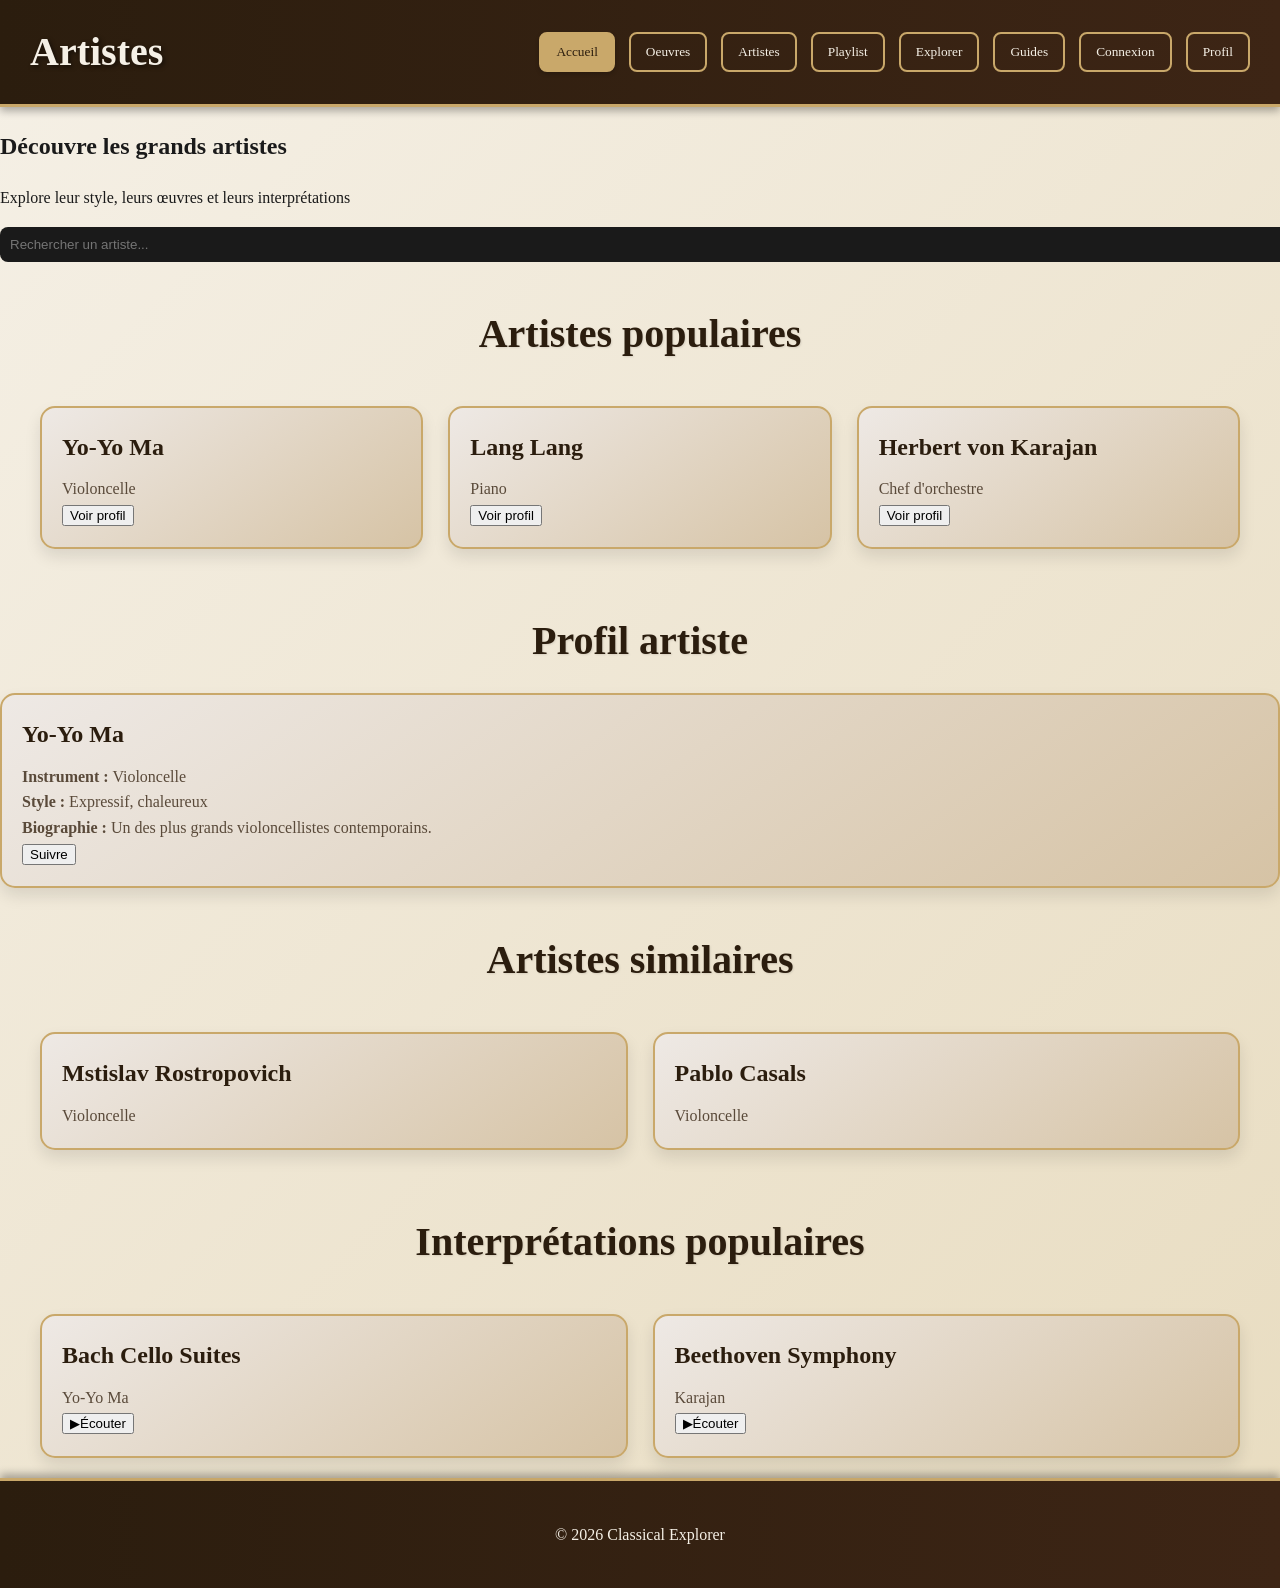
<file: Music_2.0/artistes.html>
<!DOCTYPE html>
<html lang="fr">
<head>
  <meta charset="UTF-8">
  <title>Artistes</title>
  <link rel="stylesheet" href="style.css">
</head>
<body>

<header>
  <h1>Artistes</h1>
  <nav>
    <a href="index.html"><button class="active">Accueil</button></a>
    <a href="oeuvres.html"><button>Oeuvres</button></a>
    <a href="artistes.html"><button>Artistes</button></a>
    <a href="playlists.html"><button>Playlist</button></a>
    <a href="explorer_oeuvres.html"><button>Explorer</button></a>
    <a href="guides.html"><button>Guides</button></a>
    <a href="login.html"><button>Connexion</button></a>
    <a href="profil.html"><button>Profil</button></a>
  </nav>
</header>

<!-- ================= HERO ================= -->
<section class="hero">
  <h2>Découvre les grands artistes</h2>
  <p>Explore leur style, leurs œuvres et leurs interprétations</p>
</section>

<!-- ================= RECHERCHE ================= -->
<section class="section">
  <input type="text" placeholder="Rechercher un artiste..." class="search">
</section>

<!-- ================= LISTE ARTISTES ================= -->
<section class="section">
  <h2> Artistes populaires</h2>
  <div class="cards">

    <div class="card">
      <h3>Yo-Yo Ma</h3>
      <p>Violoncelle</p>
      <button>Voir profil</button>
    </div>

    <div class="card">
      <h3>Lang Lang</h3>
      <p>Piano</p>
      <button>Voir profil</button>
    </div>

    <div class="card">
      <h3>Herbert von Karajan</h3>
      <p>Chef d'orchestre</p>
      <button>Voir profil</button>
    </div>

  </div>
</section>

<!-- ================= PROFIL ARTISTE ================= -->
<section class="section">
  <h2>Profil artiste</h2>

  <div class="card">
    <h3>Yo-Yo Ma</h3>
    <p><strong>Instrument :</strong> Violoncelle</p>
    <p><strong>Style :</strong> Expressif, chaleureux</p>
    <p><strong>Biographie :</strong> Un des plus grands violoncellistes contemporains.</p>

    <button>Suivre</button>
  </div>
</section>

<!-- ================= ARTISTES SIMILAIRES ================= -->
<section class="section">
  <h2>Artistes similaires</h2>

  <div class="cards">
    <div class="card">
      <h3>Mstislav Rostropovich</h3>
      <p>Violoncelle</p>
    </div>

    <div class="card">
      <h3>Pablo Casals</h3>
      <p>Violoncelle</p>
    </div>
  </div>
</section>

<!-- ================= INTERPRETATIONS ================= -->
<section class="section">
  <h2>Interprétations populaires</h2>

  <div class="cards">
    <div class="card">
      <h3>Bach Cello Suites</h3>
      <p>Yo-Yo Ma</p>
      <button>▶Écouter</button>
    </div>

    <div class="card">
      <h3>Beethoven Symphony</h3>
      <p>Karajan</p>
      <button>▶Écouter</button>
    </div>
  </div>
</section>

<footer>
  <p>© 2026 Classical Explorer</p>
</footer>

</body>
</html>
</file>
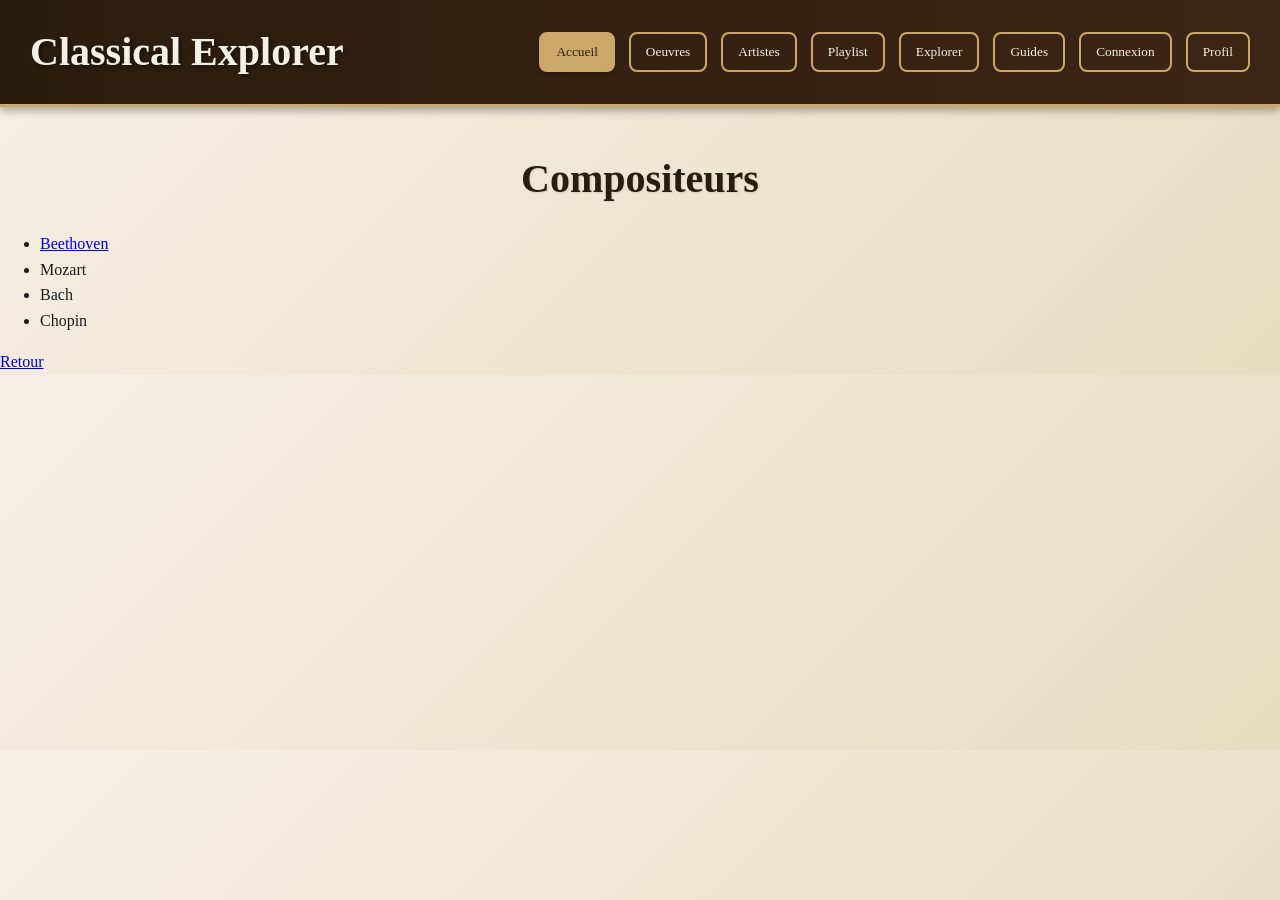
<file: Music_2.0/compositeurs.html>
<!DOCTYPE html>
<html lang="fr">
<head>
  <meta charset="UTF-8">
  <title>Compositeurs</title>
  <link rel="stylesheet" href="style.css">
</head>
<body>

<header>
  <h1>Classical Explorer</h1>
  <nav>
    <a href="index.html"><button class="active">Accueil</button></a>
    <a href="oeuvres.html"><button>Oeuvres</button></a>
    <a href="artistes.html"><button>Artistes</button></a>
    <a href="playlists.html"><button>Playlist</button></a>
    <a href="explorer_oeuvres.html"><button>Explorer</button></a>
    <a href="guides.html"><button>Guides</button></a>
    <a href="login.html"><button>Connexion</button></a>
    <a href="profil.html"><button>Profil</button></a>
  </nav>
</header>

<section class="section">
  <h2>Compositeurs</h2>

  <ul>
    <li><a href="beethoven.html">Beethoven</a></li>
    <li>Mozart</li>
    <li>Bach</li>
    <li>Chopin</li>
  </ul>

  <a href="index.html">Retour</a>

</body>
</html>
</file>
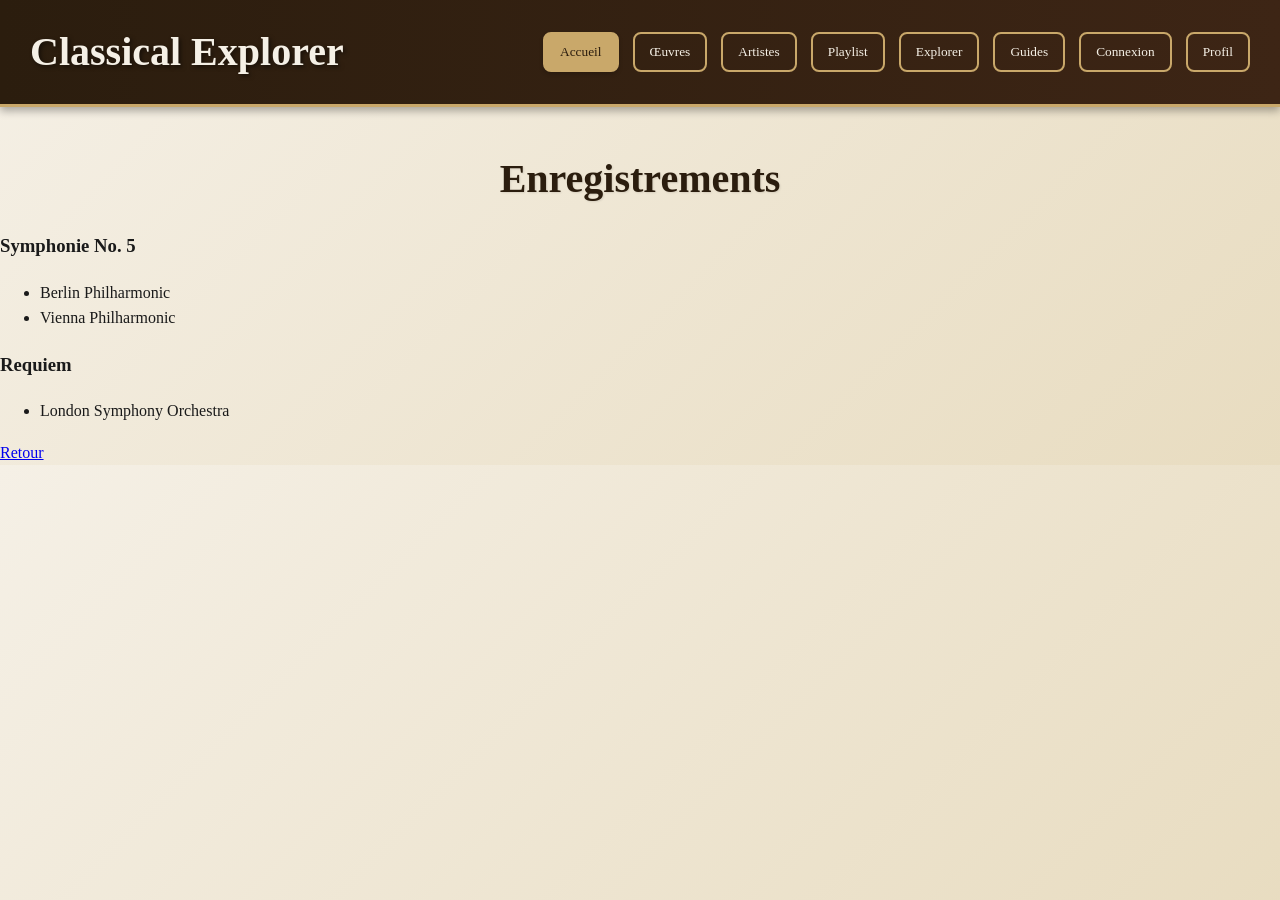
<file: Music_2.0/enregistrements.html>
<!DOCTYPE html>
<html lang="fr">
<head>
  <meta charset="UTF-8">
  <title>Enregistrements</title>
  <link rel="stylesheet" href="style.css">
</head>
<body>

<header>
  <h1>Classical Explorer</h1>
  <nav>
    <a href="index.html"><button class="active">Accueil</button></a>
    <a href="oeuvres.html"><button>Œuvres</button></a>
    <a href="artistes.html"><button>Artistes</button></a>
    <a href="playlists.html"><button>Playlist</button></a>
    <a href="explorer_oeuvres.html"><button>Explorer</button></a>
    <a href="guides.html"><button>Guides</button></a>
    <a href="login.html"><button>Connexion</button></a>
    <a href="profil.html"><button>Profil</button></a>
  </nav>
</header>

<section class="section">
  <h2>Enregistrements</h2>

  <h3>Symphonie No. 5</h3>
  <ul>
    <li>Berlin Philharmonic</li>
    <li>Vienna Philharmonic</li>
  </ul>

  <h3>Requiem</h3>
  <ul>
    <li>London Symphony Orchestra</li>
  </ul>

  <a href="index.html">Retour</a>
</section>

</body>
</html>
</file>
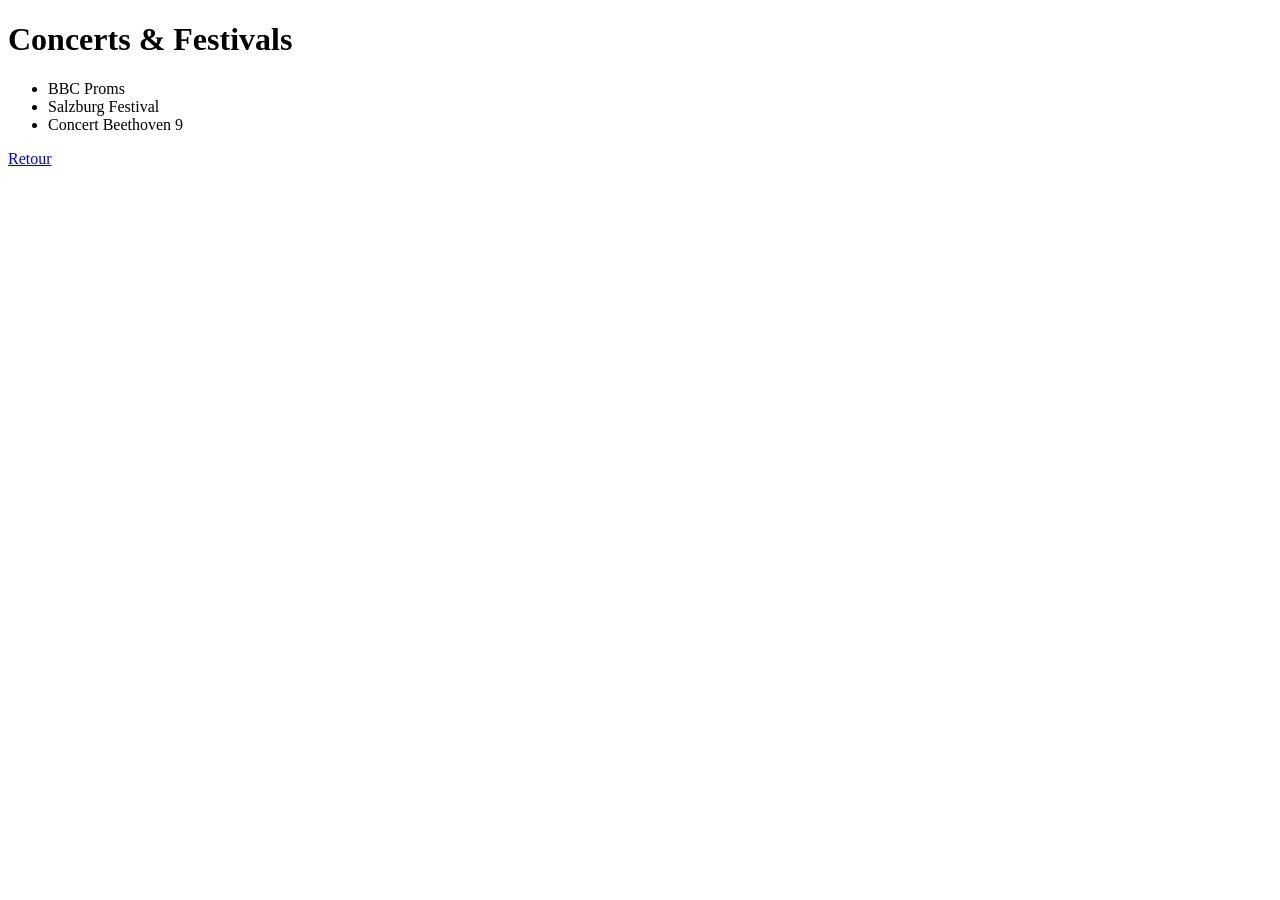
<file: Music_2.0/evenements.html>
<!DOCTYPE html>
<html>
<head>
  <title>Événements</title>
</head>
<body>

  <h1>Concerts & Festivals</h1>

  <ul>
    <li>BBC Proms</li>
    <li>Salzburg Festival</li>
    <li>Concert Beethoven 9</li>
  </ul>

  <a href="index.html">Retour</a>

</body>
</html>
</file>
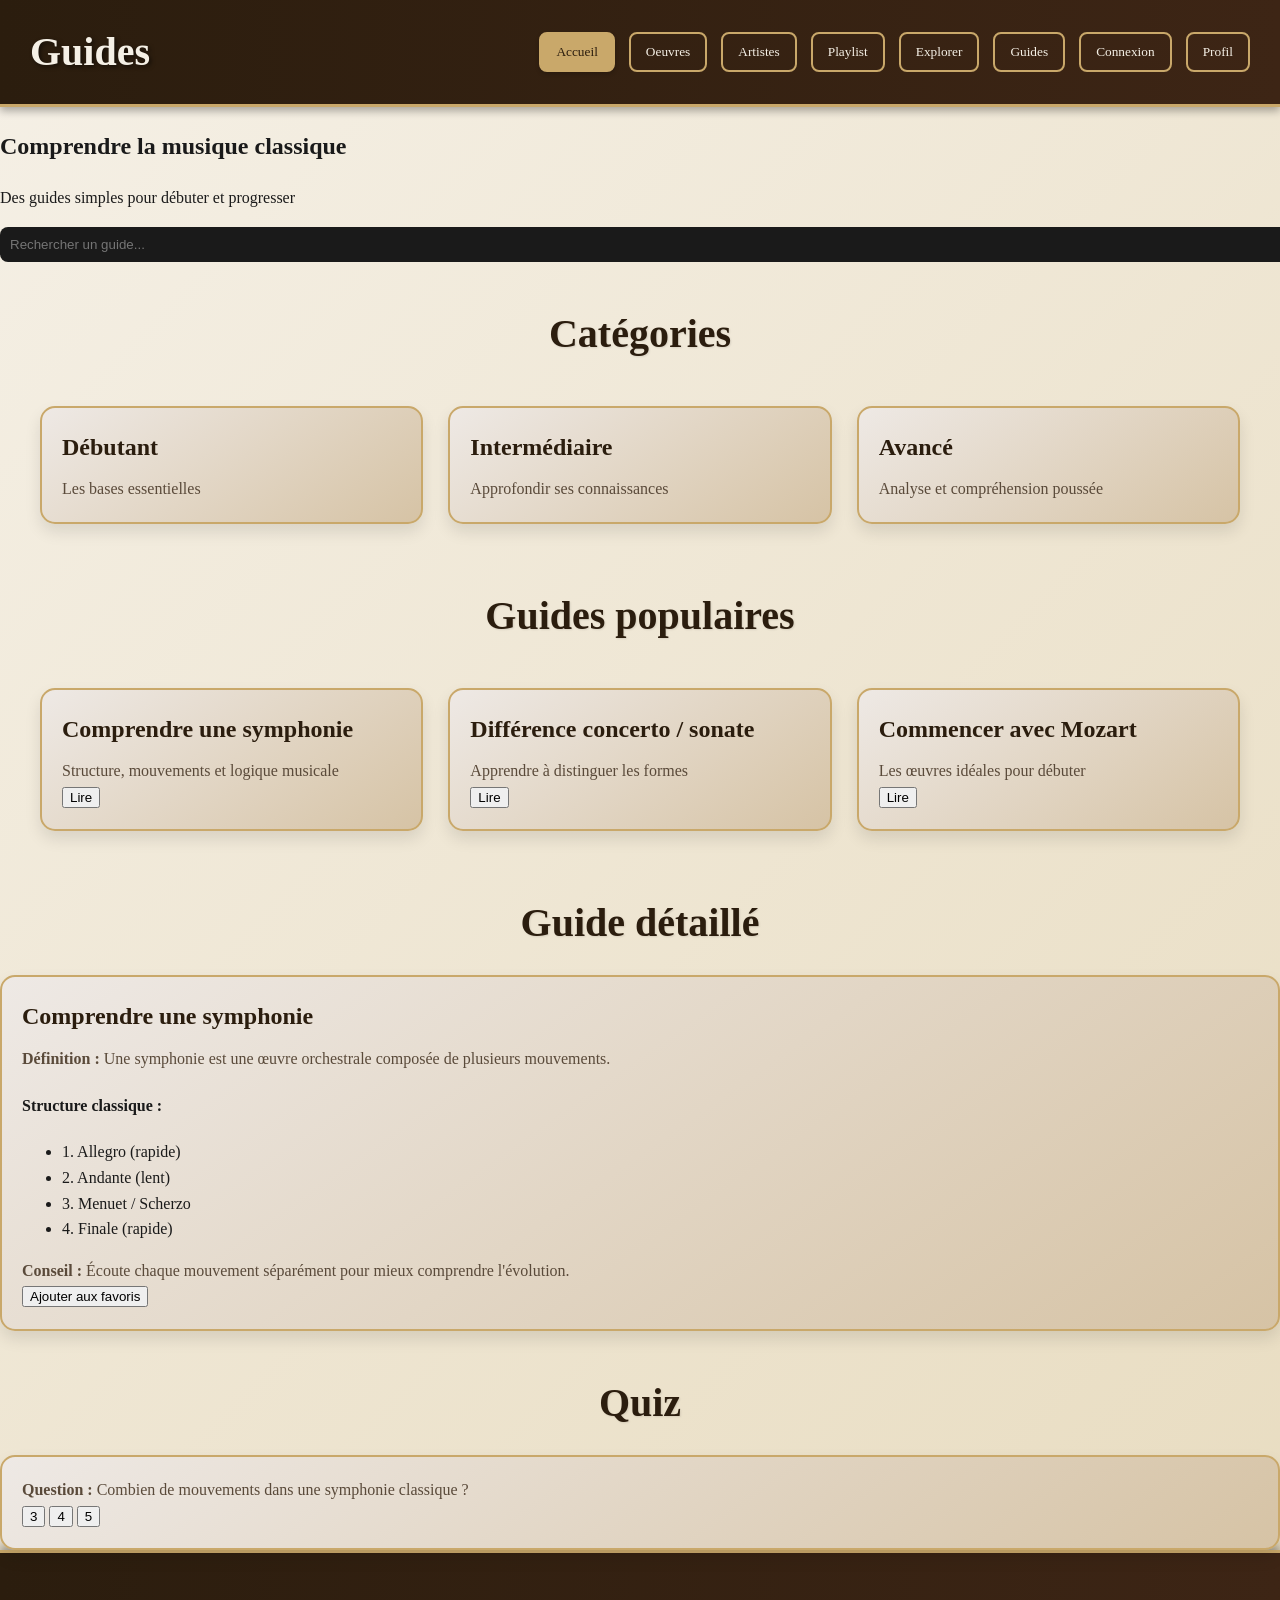
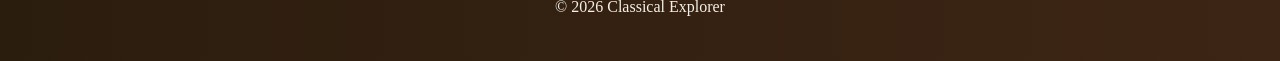
<file: Music_2.0/guides.html>
<!-- ================= FILE: guides.html ================= -->
<!DOCTYPE html>
<html lang="fr">
<head>
  <meta charset="UTF-8">
  <title>Guides</title>
  <link rel="stylesheet" href="style.css">
</head>
<body>

<header>
  <h1>Guides</h1>
  <nav>
    <a href="index.html"><button class="active">Accueil</button></a>
    <a href="oeuvres.html"><button>Oeuvres</button></a>
    <a href="artistes.html"><button>Artistes</button></a>
    <a href="playlists.html"><button>Playlist</button></a>
    <a href="explorer_oeuvres.html"><button>Explorer</button></a>
    <a href="guides.html"><button>Guides</button></a>
    <a href="login.html"><button>Connexion</button></a>
    <a href="profil.html"><button>Profil</button></a>
  </nav>
</header>

<!-- ================= HERO ================= -->
<section class="hero">
  <h2>Comprendre la musique classique</h2>
  <p>Des guides simples pour débuter et progresser</p>
</section>

<!-- ================= RECHERCHE ================= -->
<section class="section">
  <input type="text" placeholder="Rechercher un guide..." class="search">
</section>

<!-- ================= CATEGORIES ================= -->
<section class="section">
  <h2> Catégories</h2>
  <div class="cards">
    <div class="card">
      <h3>Débutant</h3>
      <p>Les bases essentielles</p>
    </div>
    <div class="card">
      <h3>Intermédiaire</h3>
      <p>Approfondir ses connaissances</p>
    </div>
    <div class="card">
      <h3>Avancé</h3>
      <p>Analyse et compréhension poussée</p>
    </div>
  </div>
</section>

<!-- ================= LISTE GUIDES ================= -->
<section class="section">
  <h2>Guides populaires</h2>

  <div class="cards">

    <div class="card">
      <h3>Comprendre une symphonie</h3>
      <p>Structure, mouvements et logique musicale</p>
      <button>Lire</button>
    </div>

    <div class="card">
      <h3>Différence concerto / sonate</h3>
      <p>Apprendre à distinguer les formes</p>
      <button>Lire</button>
    </div>

    <div class="card">
      <h3>Commencer avec Mozart</h3>
      <p>Les œuvres idéales pour débuter</p>
      <button>Lire</button>
    </div>

  </div>
</section>

<!-- ================= DETAIL GUIDE ================= -->
<section class="section">
  <h2>Guide détaillé</h2>

  <div class="card">
    <h3>Comprendre une symphonie</h3>

    <p><strong>Définition :</strong> Une symphonie est une œuvre orchestrale composée de plusieurs mouvements.</p>

    <h4>Structure classique :</h4>
    <ul>
      <li>1. Allegro (rapide)</li>
      <li>2. Andante (lent)</li>
      <li>3. Menuet / Scherzo</li>
      <li>4. Finale (rapide)</li>
    </ul>

    <p><strong>Conseil :</strong> Écoute chaque mouvement séparément pour mieux comprendre l'évolution.</p>

    <button>Ajouter aux favoris</button>
  </div>
</section>

<!-- ================= QUIZ ================= -->
<section class="section">
  <h2>Quiz</h2>

  <div class="card">
    <p><strong>Question :</strong> Combien de mouvements dans une symphonie classique ?</p>
    <button>3</button>
    <button>4</button>
    <button>5</button>
  </div>

</section>

<footer>
  <p>© 2026 Classical Explorer</p>
</footer>

</body>
</html>
</file>
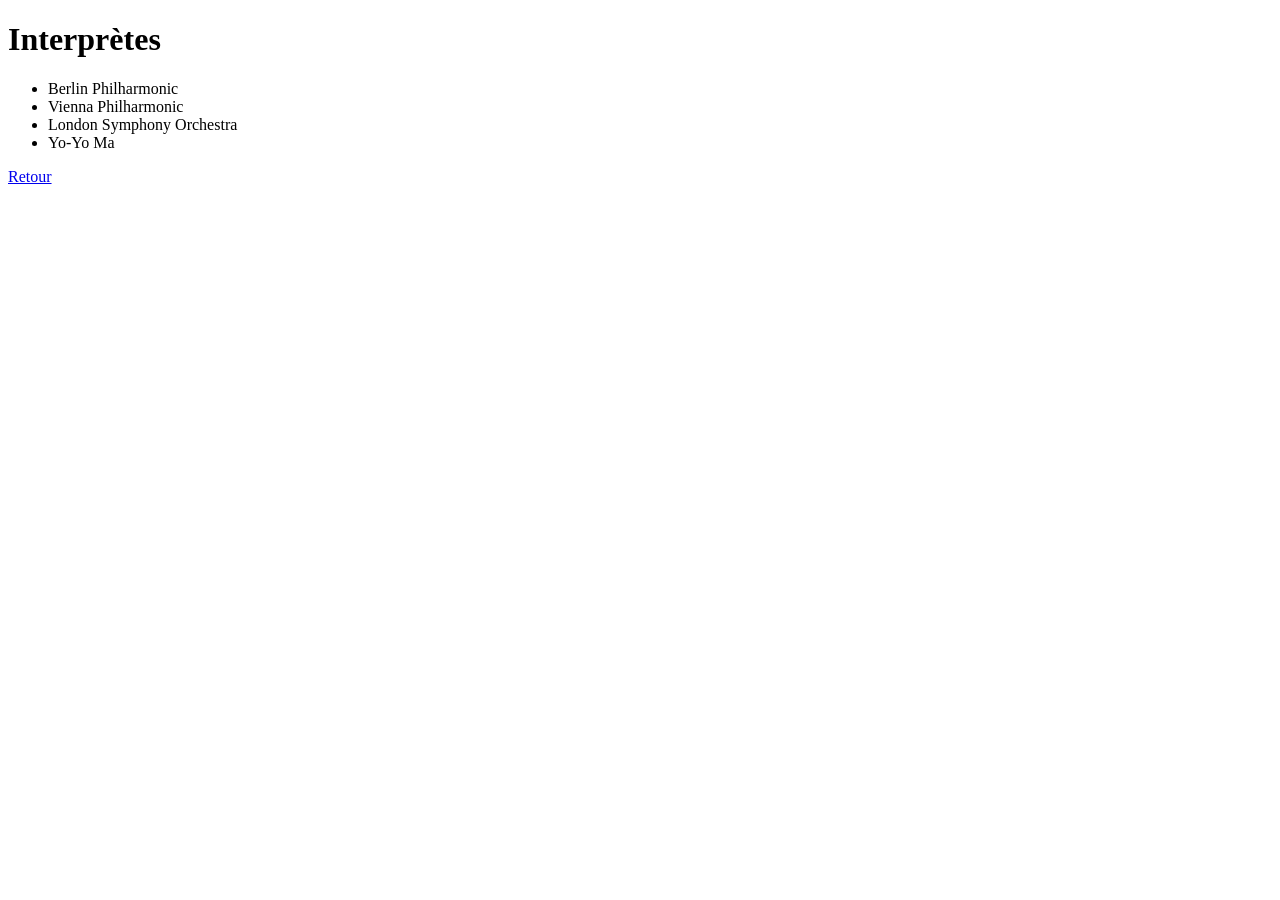
<file: Music_2.0/interpretes.html>
<!DOCTYPE html>
<html>
<head>
  <title>Interprètes</title>
</head>
<body>

  <h1>Interprètes</h1>

  <ul>
    <li>Berlin Philharmonic</li>
    <li>Vienna Philharmonic</li>
    <li>London Symphony Orchestra</li>
    <li>Yo-Yo Ma</li>
  </ul>

  <a href="index.html">Retour</a>

</body>
</html>
</file>
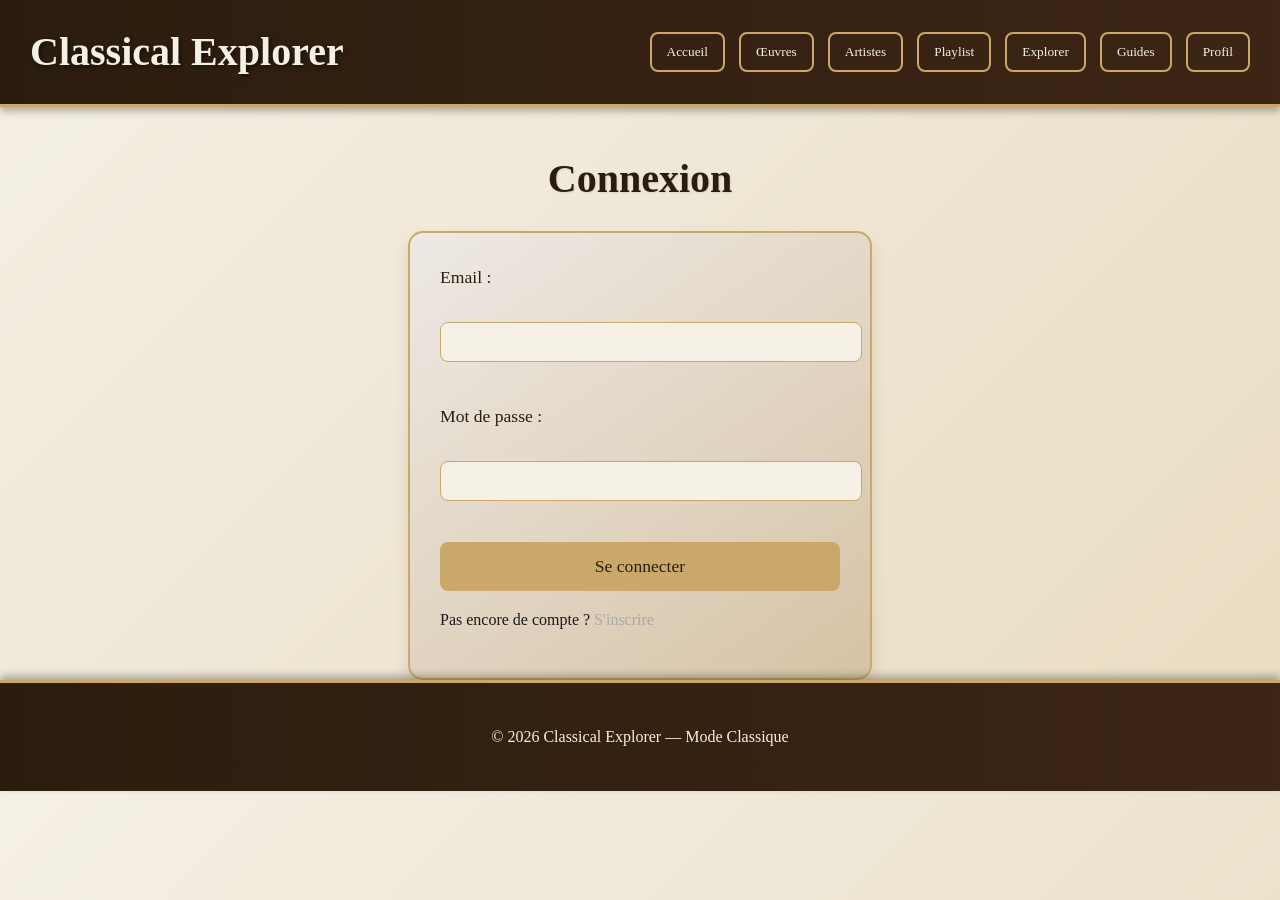
<file: Music_2.0/login.html>
<!DOCTYPE html>
<html lang="fr">
<head>
  <meta charset="UTF-8">
  <title>Connexion - Classical Explorer</title>
  <link rel="stylesheet" href="style.css">
</head>
<body>

<header>
  <h1>Classical Explorer</h1>
  <nav>
    <a href="index.html"><button>Accueil</button></a>
    <a href="oeuvres.html"><button>Œuvres</button></a>
    <a href="artistes.html"><button>Artistes</button></a>
    <a href="playlists.html"><button>Playlist</button></a>
    <a href="explorer_oeuvres.html"><button>Explorer</button></a>
    <a href="guides.html"><button>Guides</button></a>
    <a href="profil.html"><button>Profil</button></a>
  </nav>
</header>

<section class="section" action="login.php" method="POST">
  <h2>Connexion</h2>
  <form class="login-form">
    <label for="email">Email :</label><br>
    <input type="email" id="email" name="email" required><br><br>

    <label for="password">Mot de passe :</label><br>
    <input type="password" id="password" name="password" required><br><br>

    <button type="submit">Se connecter</button>
    <div class="link">
      <p>Pas encore de compte ? <a href="register.html">S'inscrire</a></p>
    </div>
  </form>
  
</section>

<footer>
  <p>© 2026 Classical Explorer — Mode Classique</p>
</footer>

</body>
</html>
</file>
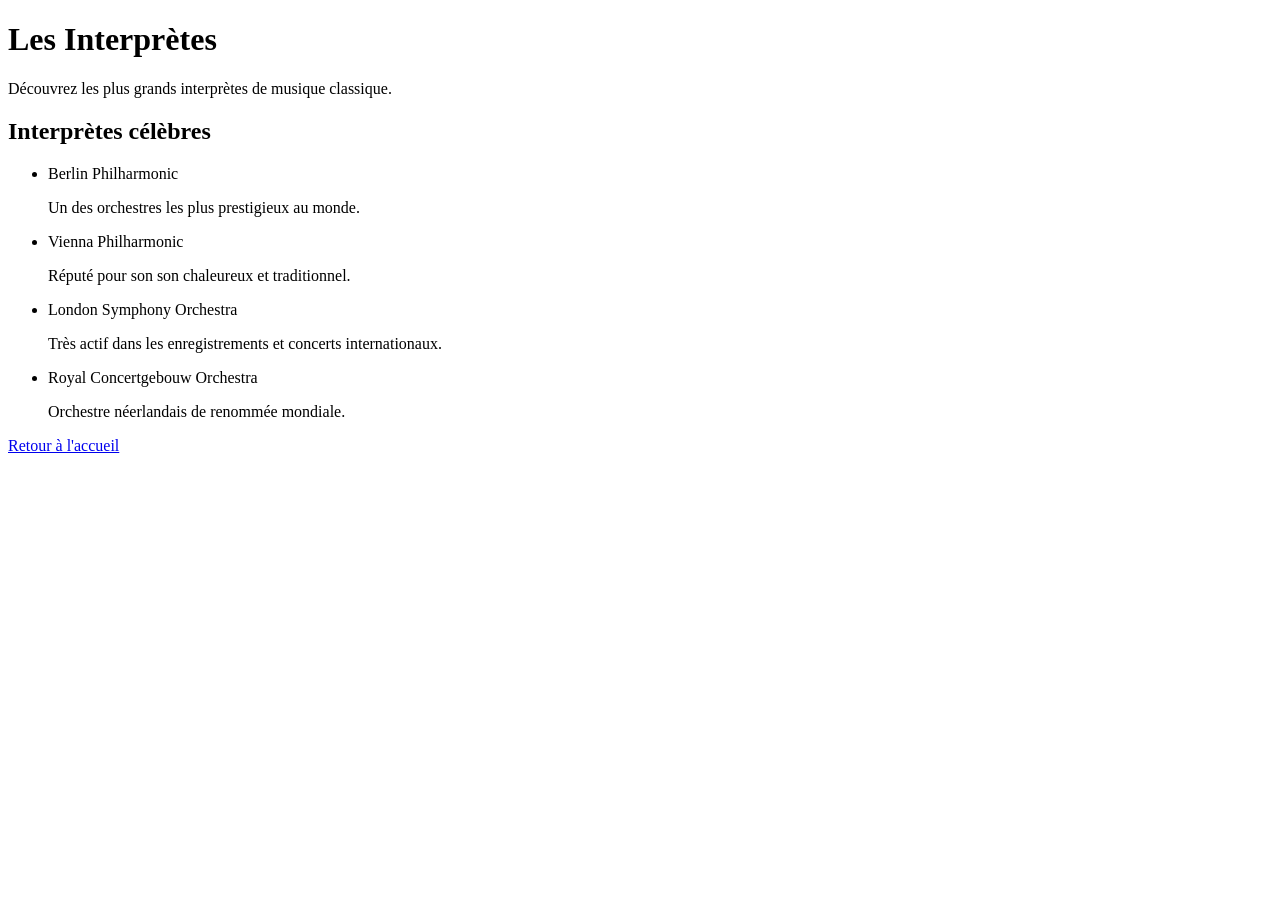
<file: Music_2.0/orchestres.html>
<!DOCTYPE html>
<html>
<head>
  <title>Orchestres</title>
</head>
<body>

  <h1>Les Interprètes</h1>

  <p>Découvrez les plus grands interprètes de musique classique.</p>

  <h2>Interprètes célèbres</h2>

  <ul>
    <li>
      Berlin Philharmonic  
      <p>Un des orchestres les plus prestigieux au monde.</p>
    </li>

    <li>
      Vienna Philharmonic  
      <p>Réputé pour son son chaleureux et traditionnel.</p>
    </li>

    <li>
      London Symphony Orchestra  
      <p>Très actif dans les enregistrements et concerts internationaux.</p>
    </li>

    <li>
      Royal Concertgebouw Orchestra  
      <p>Orchestre néerlandais de renommée mondiale.</p>
    </li>
  </ul>

  <a href="index.html">Retour à l'accueil</a>

</body>
</html>
</file>
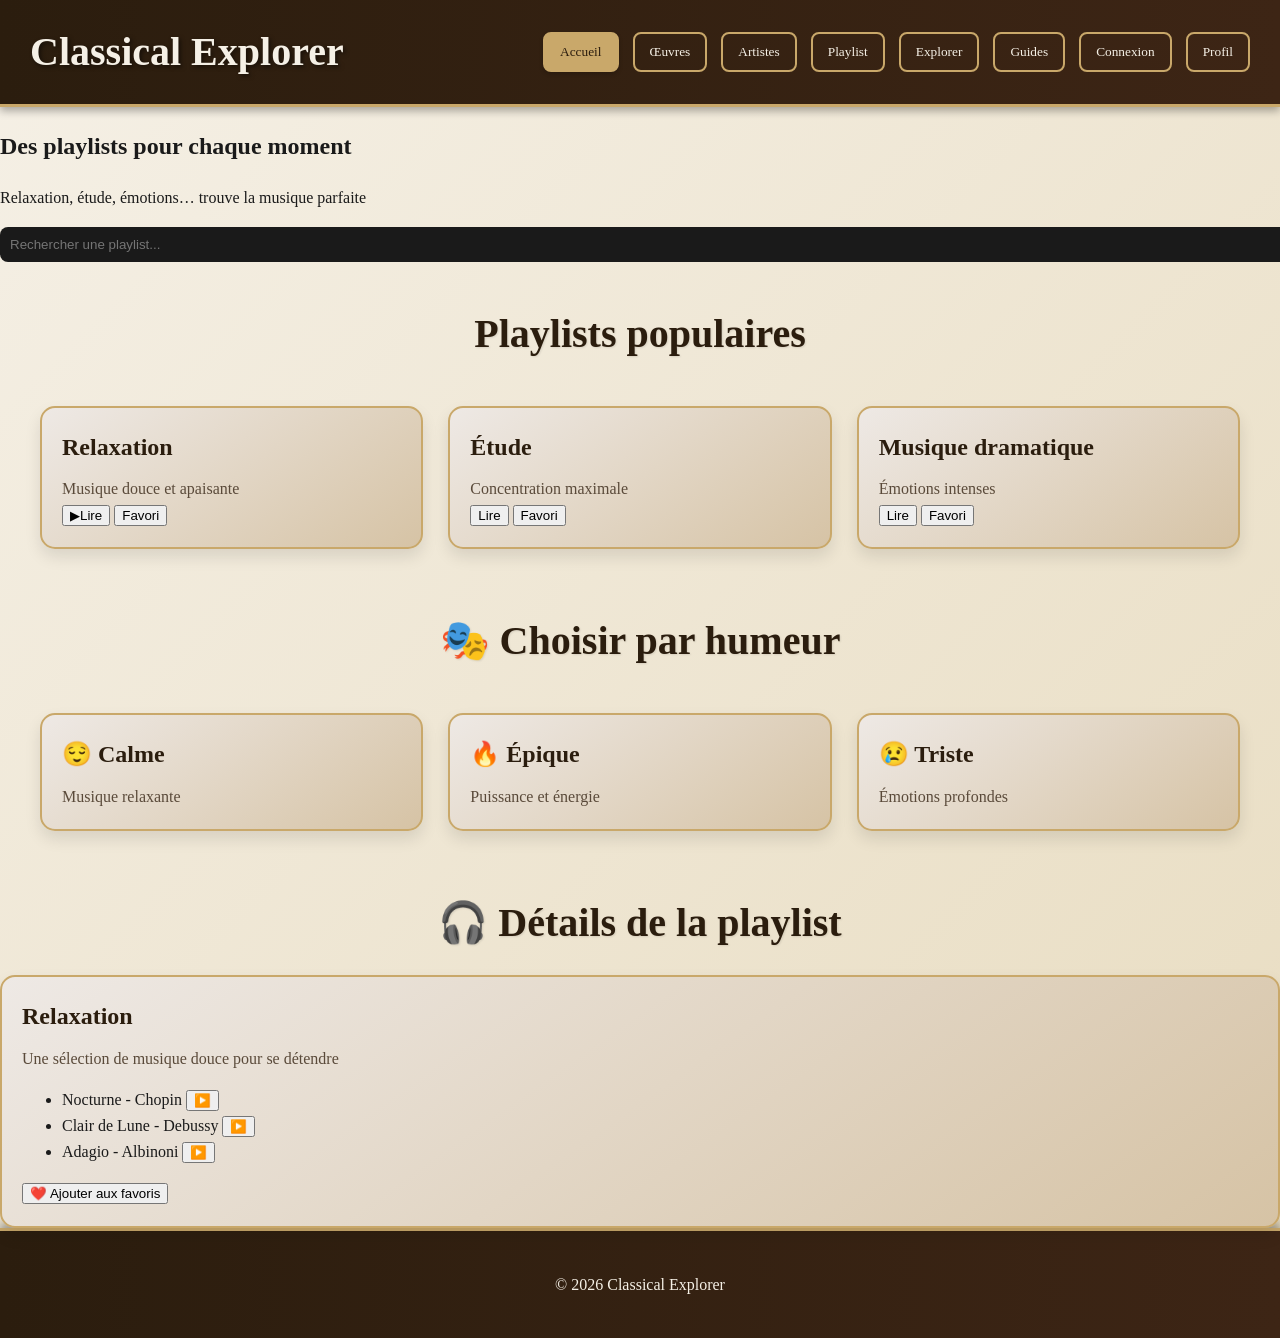
<file: Music_2.0/playlists.html>
<!DOCTYPE html>
<html lang="fr">
<head>
  <meta charset="UTF-8">
  <title>Playlists</title>
  <link rel="stylesheet" href="style.css">
</head>
<body>

<header>
  <h1>Classical Explorer</h1>
  <nav>
    <a href="index.html"><button class="active">Accueil</button></a>
    <a href="oeuvres.html"><button>Œuvres</button></a>
    <a href="artistes.html"><button>Artistes</button></a>
    <a href="playlists.html"><button>Playlist</button></a>
    <a href="explorer_oeuvres.html"><button>Explorer</button></a>
    <a href="guides.html"><button>Guides</button></a>
    <a href="login.html"><button>Connexion</button></a>
    <a href="profil.html"><button>Profil</button></a>
  </nav>
</header>

<!-- ================= HERO ================= -->
<section class="hero">
  <h2>Des playlists pour chaque moment</h2>
  <p>Relaxation, étude, émotions… trouve la musique parfaite</p>
</section>

<!-- ================= RECHERCHE ================= -->
<section class="section">
  <input type="text" placeholder="Rechercher une playlist..." class="search">
</section>

<!-- ================= PLAYLISTS POPULAIRES ================= -->
<section class="section">
  <h2>Playlists populaires</h2>

  <div class="cards">

    <div class="card">
      <h3>Relaxation</h3>
      <p>Musique douce et apaisante</p>
      <button>▶Lire</button>
      <button> Favori</button>
    </div>

    <div class="card">
      <h3>Étude</h3>
      <p>Concentration maximale</p>
      <button> Lire</button>
      <button> Favori</button>
    </div>

    <div class="card">
      <h3>Musique dramatique</h3>
      <p>Émotions intenses</p>
      <button> Lire</button>
      <button> Favori</button>
    </div>

  </div>
</section>

<!-- ================= PLAYLIST PAR MOOD ================= -->
<section class="section">
  <h2>🎭 Choisir par humeur</h2>

  <div class="cards">

    <div class="card">
      <h3>😌 Calme</h3>
      <p>Musique relaxante</p>
    </div>

    <div class="card">
      <h3>🔥 Épique</h3>
      <p>Puissance et énergie</p>
    </div>

    <div class="card">
      <h3>😢 Triste</h3>
      <p>Émotions profondes</p>
    </div>

  </div>
</section>

<!-- ================= DETAILS PLAYLIST ================= -->
<section class="section">
  <h2>🎧 Détails de la playlist</h2>

  <div class="card">
    <h3>Relaxation</h3>
    <p>Une sélection de musique douce pour se détendre</p>

    <ul>
      <li>Nocturne - Chopin <button>▶️</button></li>
      <li>Clair de Lune - Debussy <button>▶️</button></li>
      <li>Adagio - Albinoni <button>▶️</button></li>
    </ul>

    <button>❤️ Ajouter aux favoris</button>
  </div>
</section>

<footer>
  <p>© 2026 Classical Explorer</p>
</footer>

</body>
</html>
</file>
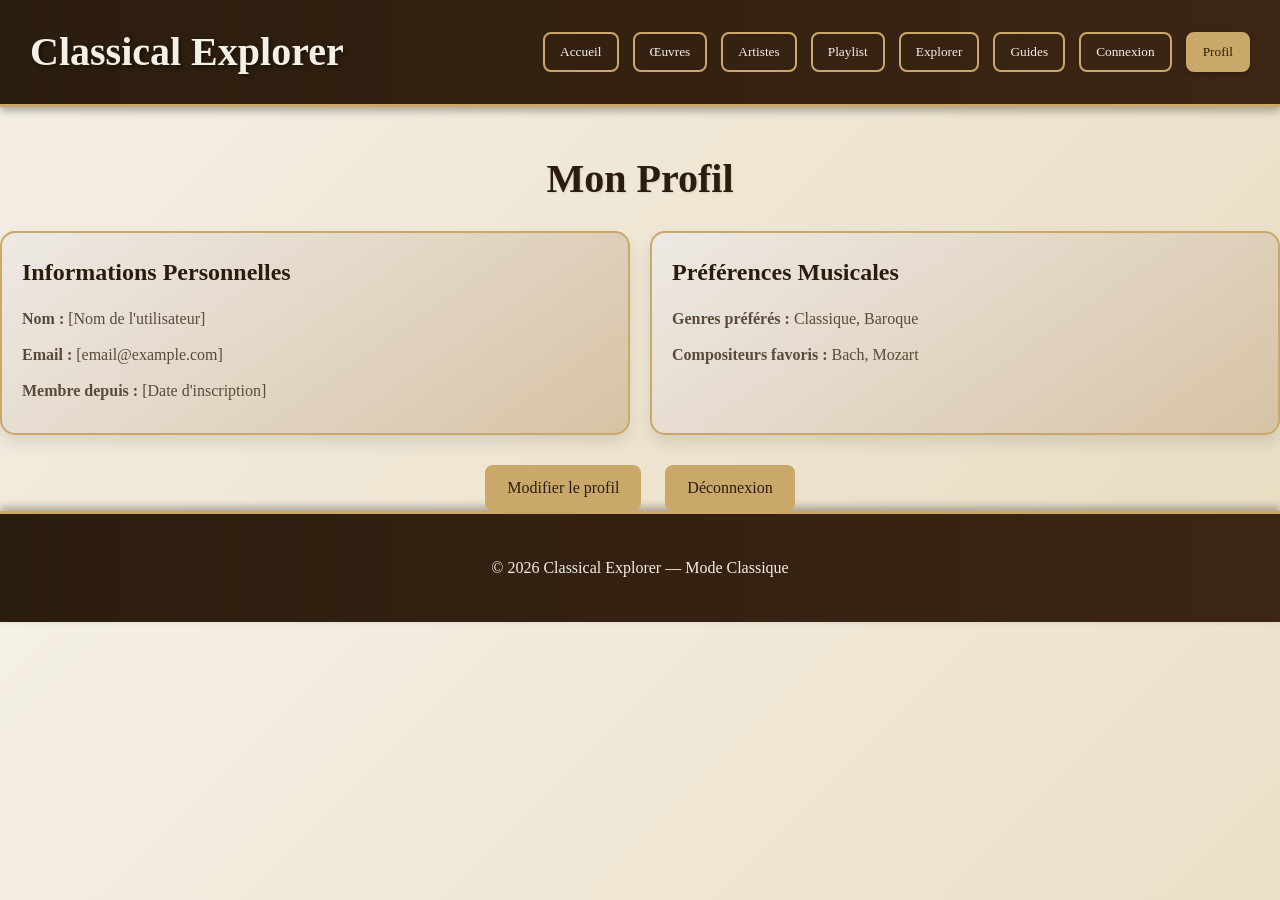
<file: Music_2.0/profil.html>
<!DOCTYPE html>
<html lang="fr">
<head>
  <meta charset="UTF-8">
  <title>Profil - Classical Explorer</title>
  <link rel="stylesheet" href="style.css">
</head>
<body>

<header>
  <h1>Classical Explorer</h1>
  <nav>
    <a href="index.html"><button>Accueil</button></a>
    <a href="oeuvres.html"><button>Œuvres</button></a>
    <a href="artistes.html"><button>Artistes</button></a>
    <a href="playlists.html"><button>Playlist</button></a>
    <a href="explorer_oeuvres.html"><button>Explorer</button></a>
    <a href="guides.html"><button>Guides</button></a>
    <a href="login.html"><button>Connexion</button></a>
    <a href="profil.html"><button class="active">Profil</button></a>
  </nav>
</header>

<section class="section">
  <h2>Mon Profil</h2>
  <div class="profile-info">
    <div class="profile-card">
      <h3>Informations Personnelles</h3>
      <p><strong>Nom :</strong> [Nom de l'utilisateur]</p>
      <p><strong>Email :</strong> [email@example.com]</p>
      <p><strong>Membre depuis :</strong> [Date d'inscription]</p>
    </div>
    <div class="profile-card">
      <h3>Préférences Musicales</h3>
      <p><strong>Genres préférés :</strong> Classique, Baroque</p>
      <p><strong>Compositeurs favoris :</strong> Bach, Mozart</p>
    </div>
  </div>
  <div class="profile-actions">
    <button>Modifier le profil</button>
    <button>Déconnexion</button>
  </div>
</section>

<footer>
  <p>© 2026 Classical Explorer — Mode Classique</p>
</footer>

</body>
</html>
</file>
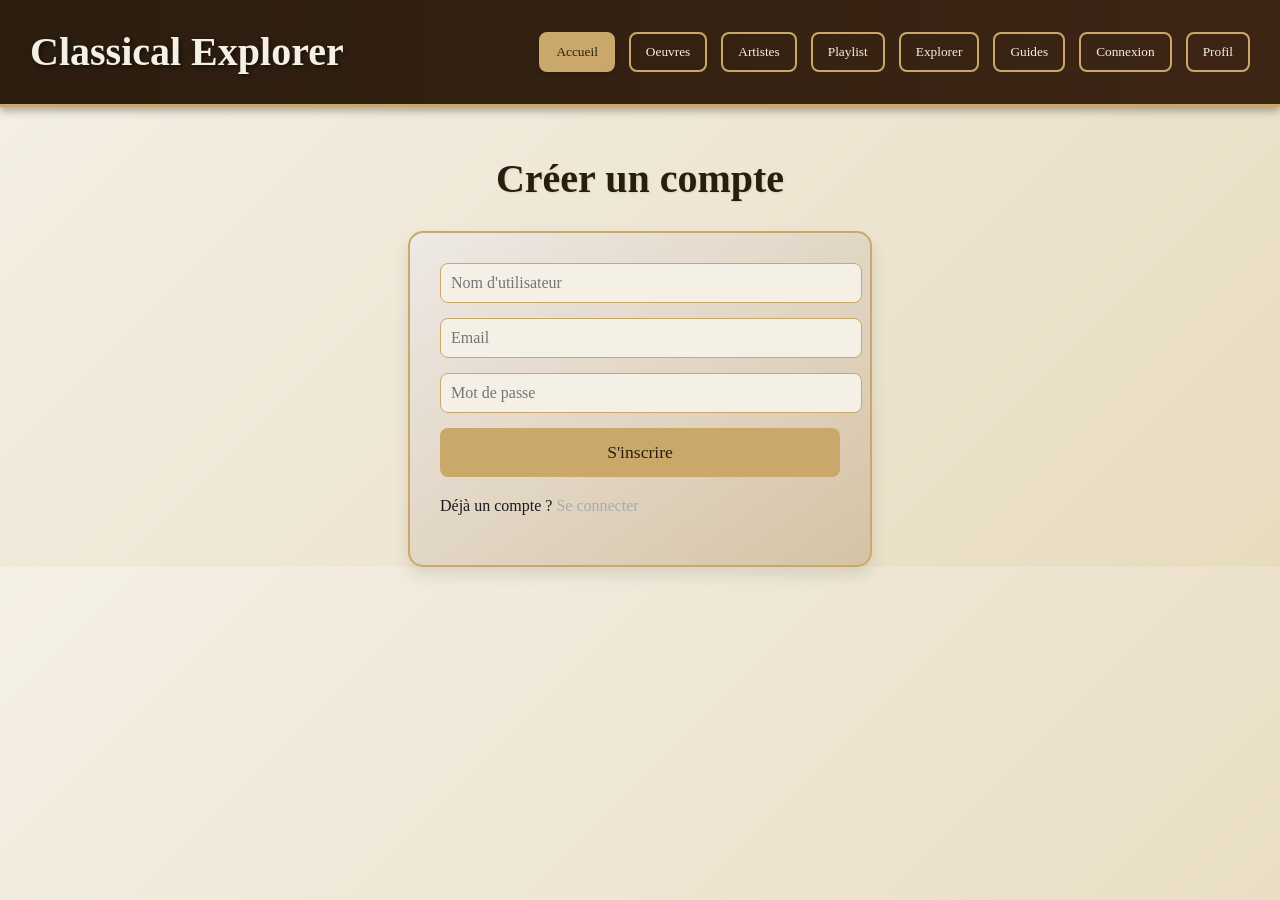
<file: Music_2.0/register.html>
<!DOCTYPE html>
<html lang="fr">
<head>
    <meta charset="UTF-8">
    <title>Inscription</title>
    <link rel="stylesheet" href="style.css">
</head>
<body>
<header>
  <h1>Classical Explorer</h1>
  <nav>
    <a href="index.html"><button class="active">Accueil</button></a>
    <a href="oeuvres.html"><button>Oeuvres</button></a>
    <a href="artistes.html"><button>Artistes</button></a>
    <a href="playlists.html"><button>Playlist</button></a>
    <a href="explorer_oeuvres.html"><button>Explorer</button></a>
    <a href="guides.html"><button>Guides</button></a>
    <a href="login.html"><button>Connexion</button></a>
    <a href="profil.html"><button>Profil</button></a>
  </nav>
</header>
<div class="section">
    <h2>Créer un compte</h2>

    <form class="login-form" action="register.php" method="POST">

        <input type="text" name="username" placeholder="Nom d'utilisateur" required>

        <input type="email" name="email" placeholder="Email" required>

        <input type="password" name="password" placeholder="Mot de passe" required>

        <button type="submit">S'inscrire</button>
        <div class="link">
            <p>Déjà un compte ? <a href="login.html">Se connecter</a></p>
        </div>
    </form>

    
</div>

</body>
</html>
</file>
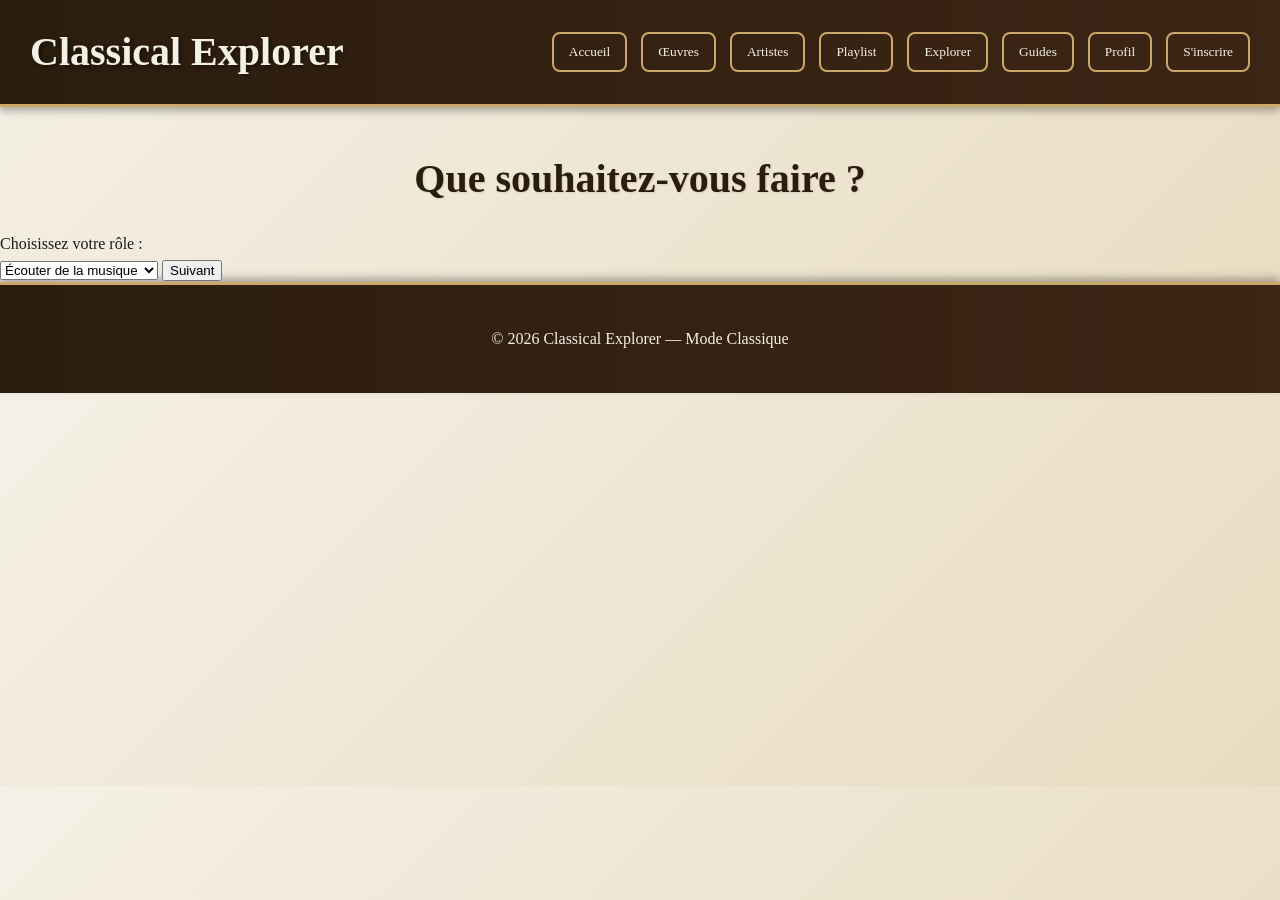
<file: Music_2.0/roles.html>
<!DOCTYPE html>
<html lang="fr">
<head>
    <meta charset="UTF-8">
    <title>Choix - Classical Explorer</title>
    <link rel="stylesheet" href="style.css">
    <script src="static/app.js" defer></script>
</head>
<body>
<header>
  <h1>Classical Explorer</h1>
  <nav>
    <a href="index.html"><button>Accueil</button></a>
    <a href="oeuvres.html"><button>Œuvres</button></a>
    <a href="artistes.html"><button>Artistes</button></a>
    <a href="playlists.html"><button>Playlist</button></a>
    <a href="explorer_oeuvres.html"><button>Explorer</button></a>
    <a href="guides.html"><button>Guides</button></a>
    <a href="profil.html"><button>Profil</button></a>
    <a href="register.html"><button>S'inscrire</button></a>
  </nav>
</header>

<section class="section">
    <h2>Que souhaitez-vous faire ?</h2>
    <form method="POST" action="onboarding.php" class="roles-form">
        <label for="role">Choisissez votre rôle :</label><br>
        <select id="role" name="role">
            <option value="auditor">Écouter de la musique</option>
            <option value="composer">Créer des œuvres</option>
            <option value="performer">Interpréter des œuvres</option>
            <option value="both">Créer + interpréter</option>
        </select>
        <input type="hidden" id="input-role" name="role">
        <button type="submit">Suivant</button>
        <div id="dynamicForm"></div>
    </form>
</section>

<footer>
  <p>© 2026 Classical Explorer — Mode Classique</p>
</footer>
</body>
</html>
</file>
<file: Music_2.0/style.css>
body {
  cursor: pointer;
  background: #0e0e0e;
  color: white;
  font-family: Arial;
}

.card:hover {
  transform: scale(1.03);
}

.compare {
  display: flex;
  gap: 20px;
}

.player {
  flex: 1;
  background: #1a1a1a;
  padding: 15px;
  border-radius: 10px;
}


.search {
  width: 100%;
  padding: 10px;
  background: #1a1a1a;
  color: white;
  border: none;
  border-radius: 8px;
}

/**/

body {
  margin: 0;
  font-family: Georgia, serif;
  background: linear-gradient(135deg, #f5f0e6 0%, #e8dcc0 100%);
  color: #1a1a1a;
  line-height: 1.6;
}

/* ================= HEADER ================= */
header {
  position: sticky;
  top: 0;
  z-index: 1000;
  display: flex;
  justify-content: space-between;
  align-items: center;
  padding: 20px 30px;
  background: linear-gradient(90deg, #2b1d0e 0%, #3d2515 100%);
  color: #f5f0e6;
  border-bottom: 3px solid #c9a86a;
  box-shadow: 0 4px 8px rgba(0,0,0,0.3);
}

header h1 {
  font-family: 'Times New Roman', serif;
  font-size: 2.5em;
  margin: 0;
  text-shadow: 2px 2px 4px rgba(0,0,0,0.5);
}

nav button {
  margin-left: 10px;
  padding: 10px 15px;
  background: transparent;
  border: 2px solid #c9a86a;
  color: #f5f0e6;
  border-radius: 8px;
  cursor: pointer;
  font-family: Georgia, serif;
  transition: all 0.3s ease;
}

nav button.active {
  background: #c9a86a;
  color: #2b1d0e;
  box-shadow: 0 2px 4px rgba(0,0,0,0.2);
}

nav button:hover {
  background: #c9a86a;
  color: #2b1d0e;
  transform: translateY(-2px);
}

/* ================= HERO IMAGE ================= */
.hero.classical.hero-img {
  position: relative;
  height: 80vh;
  display: flex;
  align-items: center;
  justify-content: center;
  text-align: center;
  background: url("images/concerts.jpg") center/cover no-repeat;
  overflow: hidden;
}

.hero.classical.hero-img::before {
  content: '';
  position: absolute;
  top: 0;
  left: 0;
  right: 0;
  bottom: 0;
  background: linear-gradient(45deg, rgba(43,29,14,0.6) 0%, rgba(201,168,106,0.3) 100%);
}

.hero-overlay {
  position: absolute;
  inset: 0;
  background: rgba(0,0,0,0.45);
}

.hero-content {
  position: relative;
  z-index: 2;
  color: #fff;
  max-width: 600px;
}

.hero-icon {
  width: 80px;
  margin-bottom: 15px;
  filter: drop-shadow(0 5px 10px rgba(0,0,0,0.5));
  animation: float 3s ease-in-out infinite;
}

@keyframes float {
  0%, 100% { transform: translateY(0px); }
  50% { transform: translateY(-10px); }
}

.hero-content h2 {
  font-family: 'Times New Roman', serif;
  font-size: 3em;
  margin: 0 0 10px 0;
  text-shadow: 2px 2px 8px rgba(0,0,0,0.7);
}

.hero-content p {
  font-size: 1.2em;
  color: #f0e6d6;
  margin-bottom: 20px;
}

/* ================= CARDS WITH IMAGES ================= */
.section h2 {
  font-family: 'Times New Roman', serif;
  font-size: 2.5em;
  text-align: center;
  margin: 40px 0 20px 0;
  color: #2b1d0e;
  text-shadow: 1px 1px 2px rgba(0,0,0,0.1);
}

.cards {
  display: grid;
  grid-template-columns: repeat(auto-fit, minmax(250px, 1fr));
  gap: 25px;
  padding: 20px 40px;
}

.card {
  background: linear-gradient(145deg, #eee9e5 0%, #d6c3a5 100%);
  border: 2px solid #c9a86a;
  padding: 20px;
  border-radius: 15px;
  transition: all 0.4s ease;
  overflow: hidden;
  box-shadow: 0 8px 16px rgba(0,0,0,0.1);
  position: relative;
}

.card-img {
  width: 100%;
  height: 160px;
  object-fit: cover;
  border-radius: 10px;
  margin-bottom: 15px;
  transition: transform 0.3s ease;
}

.card:hover .card-img {
  transform: scale(1.05);
}

.card h3 {
  font-family: 'Times New Roman', serif;
  font-size: 1.5em;
  margin: 0 0 10px 0;
  color: #2b1d0e;
}

.card p {
  color: #5a4a3a;
  margin: 0;
}

.card:hover {
  transform: translateY(-8px) scale(1.02);
  box-shadow: 0 15px 30px rgba(0,0,0,0.2);
}

/* ================= BUTTONS ================= */
.hero-buttons button {
  margin: 0 10px;
  padding: 12px 20px;
  border-radius: 8px;
  border: 2px solid #c9a86a;
  background: transparent;
  color: #f5f0e6;
  font-family: Georgia, serif;
  font-size: 1em;
  cursor: pointer;
  transition: all 0.3s ease;
}

.hero-buttons button.primary {
  background: #c9a86a;
  color: #2b1d0e;
}

.hero-buttons button:hover {
  background: #c9a86a;
  color: #2b1d0e;
  transform: translateY(-3px);
  box-shadow: 0 4px 8px rgba(0,0,0,0.3);
}

/* ================= FOOTER ================= */
footer {
  text-align: center;
  padding: 25px;
  border-top: 3px solid #c9a86a;
  background: linear-gradient(90deg, #2b1d0e 0%, #3d2515 100%);
  color: #f5f0e6;
  font-family: Georgia, serif;
  box-shadow: 0 -4px 8px rgba(0,0,0,0.3);
}

/* ================= LOGIN FORM ================= */
.login-form {
  max-width: 400px;
  margin: 0 auto;
  background: linear-gradient(145deg, #eee9e5 0%, #d6c3a5 100%);
  padding: 30px;
  border-radius: 15px;
  border: 2px solid #c9a86a;
  box-shadow: 0 8px 16px rgba(0,0,0,0.1);
}

.login-form label {
  font-family: 'Times New Roman', serif;
  font-size: 1.1em;
  color: #2b1d0e;
  margin-bottom: 5px;
  display: block;
}

.login-form input {
  width: 100%;
  padding: 10px;
  margin-bottom: 15px;
  border: 1px solid #c9a86a;
  border-radius: 8px;
  font-family: Georgia, serif;
  font-size: 1em;
  background: #f5f0e6;
}

.login-form button {
  width: 100%;
  padding: 12px;
  background: #c9a86a;
  color: #2b1d0e;
  border: 2px solid #c9a86a;
  border-radius: 8px;
  font-family: Georgia, serif;
  font-size: 1.1em;
  cursor: pointer;
  transition: all 0.3s ease;
}

.login-form button:hover {
  background: #2b1d0e;
  color: #c9a86a;
  transform: translateY(-2px);
  box-shadow: 0 4px 8px rgba(0,0,0,0.2);
}

/* ================= PROFILE ================= */
.profile-info {
  display: grid;
  grid-template-columns: repeat(auto-fit, minmax(300px, 1fr));
  gap: 20px;
  margin-bottom: 30px;
}

.profile-card {
  background: linear-gradient(145deg, #eee9e5 0%, #d6c3a5 100%);
  border: 2px solid #c9a86a;
  padding: 20px;
  border-radius: 15px;
  box-shadow: 0 8px 16px rgba(0,0,0,0.1);
}

.profile-card h3 {
  font-family: 'Times New Roman', serif;
  font-size: 1.5em;
  margin: 0 0 15px 0;
  color: #2b1d0e;
}

.profile-card p {
  margin: 10px 0;
  color: #5a4a3a;
}

.profile-actions {
  text-align: center;
}

.profile-actions button {
  margin: 0 10px;
  padding: 12px 20px;
  background: #c9a86a;
  color: #2b1d0e;
  border: 2px solid #c9a86a;
  border-radius: 8px;
  font-family: Georgia, serif;
  font-size: 1em;
  cursor: pointer;
  transition: all 0.3s ease;
}

.profile-actions button:hover {
  background: #2b1d0e;
  color: #c9a86a;
  transform: translateY(-2px);
  box-shadow: 0 4px 8px rgba(0,0,0,0.2);
}

.link a {
  color: #aaa;
  text-decoration: none;
}
</file>
